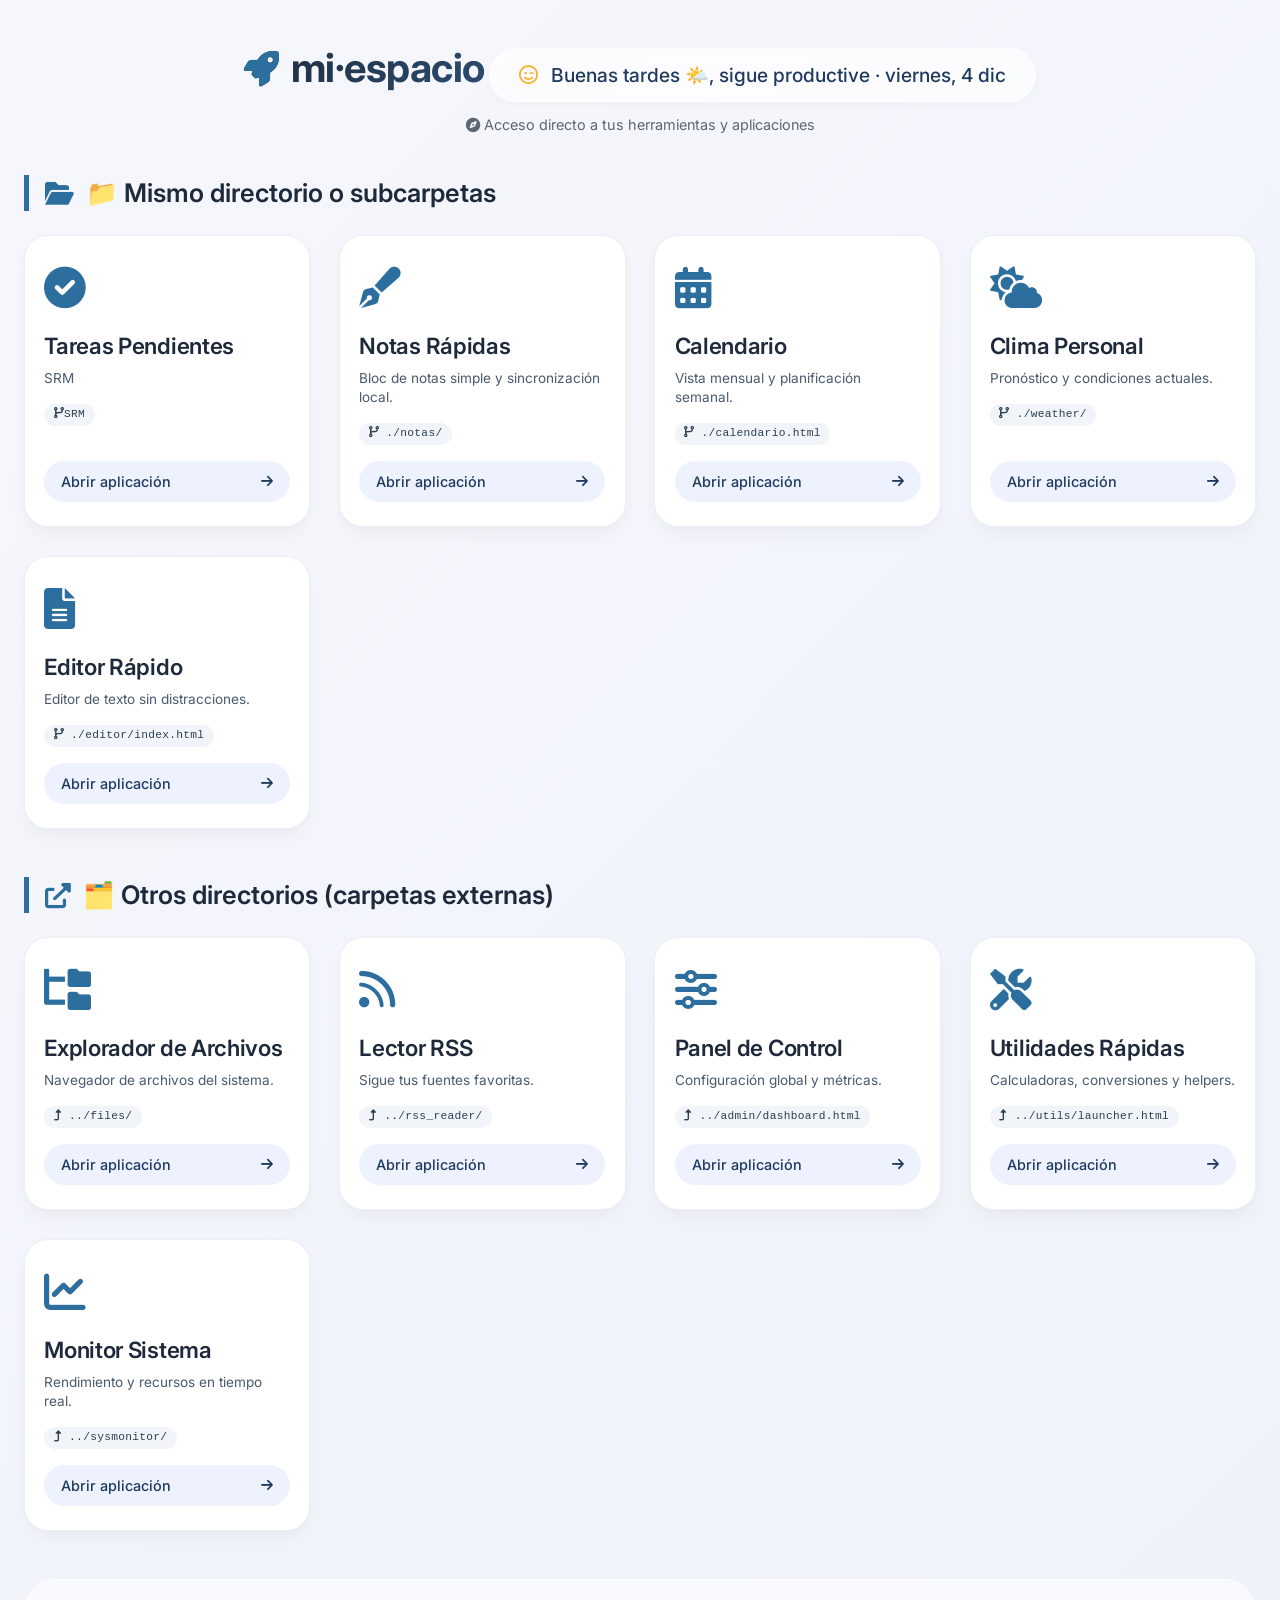
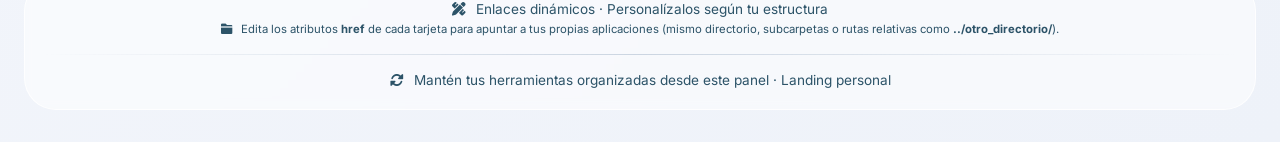
<file: index.html>
<!DOCTYPE html>
<html lang="es">
<head>
    <meta charset="UTF-8">
    <meta name="viewport" content="width=device-width, initial-scale=1.0, viewport-fit=cover">
    <title>Mi Panel Personal · Acceso rápido a aplicaciones</title>
    <!-- Fuente moderna e íconos -->
    <link href="https://fonts.googleapis.com/css2?family=Inter:opsz,wght@14..32,300;14..32,400;14..32,500;14..32,600;14..32,700&display=swap" rel="stylesheet">
    <link rel="stylesheet" href="https://cdnjs.cloudflare.com/ajax/libs/font-awesome/6.0.0-beta3/css/all.min.css">
    <style>
        * {
            margin: 0;
            padding: 0;
            box-sizing: border-box;
        }

        body {
            font-family: 'Inter', sans-serif;
            background: linear-gradient(135deg, #f5f7fc 0%, #eef2f9 100%);
            color: #1e293b;
            line-height: 1.4;
            padding: 2rem 1.5rem;
            min-height: 100vh;
        }

        .container {
            max-width: 1280px;
            margin: 0 auto;
        }

        /* Encabezado principal */
        .header {
            margin-bottom: 2.5rem;
            text-align: center;
        }

        .header h1 {
            font-size: 2.5rem;
            font-weight: 700;
            background: linear-gradient(120deg, #1e2b3c, #2c4c6e);
            background-clip: text;
            -webkit-background-clip: text;
            color: transparent;
            letter-spacing: -0.5px;
            display: inline-flex;
            align-items: center;
            gap: 12px;
        }

        .header h1 i {
            background: none;
            color: #2c6e9e;
            font-size: 2.2rem;
        }

        .greeting-card {
            background: rgba(255,255,255,0.7);
            backdrop-filter: blur(6px);
            border-radius: 2rem;
            padding: 0.8rem 1.8rem;
            display: inline-block;
            margin-top: 1rem;
            font-weight: 500;
            box-shadow: 0 4px 10px rgba(0,0,0,0.02);
            border: 1px solid rgba(255,255,255,0.6);
        }

        .greeting-card p {
            font-size: 1.2rem;
            color: #1e3a5f;
        }

        .greeting-card i {
            margin-right: 8px;
            color: #f7b32b;
        }

        /* secciones de aplicaciones */
        .apps-section {
            margin-bottom: 3rem;
        }

        .section-title {
            font-size: 1.6rem;
            font-weight: 600;
            margin-bottom: 1.5rem;
            display: flex;
            align-items: center;
            gap: 12px;
            border-left: 5px solid #2c6e9e;
            padding-left: 1rem;
        }

        .section-title i {
            font-size: 1.6rem;
            color: #2c6e9e;
        }

        .grid-cards {
            display: grid;
            grid-template-columns: repeat(auto-fill, minmax(280px, 1fr));
            gap: 1.8rem;
        }

        /* Tarjeta individual */
        .app-card {
            background: #ffffff;
            border-radius: 1.5rem;
            padding: 1.4rem 1.2rem 1.5rem 1.2rem;
            transition: all 0.25s ease-in-out;
            box-shadow: 0 10px 20px -5px rgba(0, 0, 0, 0.05), 0 0 0 1px rgba(0,0,0,0.01);
            border: 1px solid rgba(226, 232, 240, 0.6);
            display: flex;
            flex-direction: column;
        }

        .app-card:hover {
            transform: translateY(-6px);
            box-shadow: 0 20px 30px -12px rgba(0, 0, 0, 0.12);
            border-color: #cbd5e1;
        }

        .card-icon {
            font-size: 2.6rem;
            margin-bottom: 0.8rem;
            color: #2c6e9e;
        }

        .app-card h3 {
            font-size: 1.4rem;
            font-weight: 600;
            margin-bottom: 0.5rem;
            letter-spacing: -0.3px;
        }

        .app-description {
            font-size: 0.85rem;
            color: #4a5a6e;
            margin-bottom: 1rem;
            line-height: 1.4;
        }

        .path-badge {
            background: #f1f5f9;
            font-family: monospace;
            font-size: 0.7rem;
            padding: 0.2rem 0.6rem;
            border-radius: 20px;
            color: #2c3e50;
            display: inline-block;
            margin-bottom: 1rem;
            align-self: flex-start;
            letter-spacing: 0.3px;
            word-break: break-all;
        }

        .card-link {
            margin-top: auto;
            display: inline-flex;
            align-items: center;
            justify-content: space-between;
            background: #eef2ff;
            padding: 0.6rem 1rem;
            border-radius: 2rem;
            text-decoration: none;
            font-weight: 500;
            font-size: 0.9rem;
            transition: all 0.2s;
            color: #1e3a5f;
            border: 1px solid transparent;
        }

        .card-link i {
            font-size: 0.85rem;
            transition: transform 0.2s;
        }

        .card-link:hover {
            background: #dfe9ff;
            border-color: #b9d0f0;
            color: #0f2b3f;
        }

        .card-link:hover i {
            transform: translateX(4px);
        }

        /* footer */
        .footer-note {
            margin-top: 3rem;
            text-align: center;
            padding: 1.2rem;
            background: rgba(255,255,255,0.5);
            border-radius: 2rem;
            font-size: 0.85rem;
            color: #2c5368;
            backdrop-filter: blur(4px);
            border: 1px solid rgba(255,255,255,0.8);
        }

        .footer-note i {
            margin-right: 6px;
        }

        hr {
            margin: 1rem 0;
            border: none;
            height: 1px;
            background: linear-gradient(to right, transparent, #cbd5e1, transparent);
        }

        @media (max-width: 640px) {
            body {
                padding: 1.2rem;
            }
            .header h1 {
                font-size: 1.8rem;
            }
            .section-title {
                font-size: 1.3rem;
            }
            .grid-cards {
                gap: 1.2rem;
            }
        }
    </style>
</head>
<body>
<div class="container">
    <!-- Encabezado personal -->
    <div class="header">
        <h1>
            <i class="fas fa-rocket"></i> 
            mi·espacio
        </h1>
        <div class="greeting-card" id="greetingContainer">
            <p><i class="far fa-smile-wink"></i> <span id="dynamicGreeting">Cargando...</span></p>
        </div>
        <p style="margin-top: 0.8rem; font-size: 0.9rem; opacity: 0.7;">
            <i class="fas fa-compass"></i> Acceso directo a tus herramientas y aplicaciones
        </p>
    </div>

    <!-- SECCIÓN 1: Mismo directorio o subdirectorios (./) -->
    <div class="apps-section">
        <div class="section-title">
            <i class="fas fa-folder-open"></i>
            <span>📁 Mismo directorio o subcarpetas</span>
        </div>
        <div class="grid-cards">
            <!-- App 1: Tareas -->
            <div class="app-card">
                <div class="card-icon"><i class="fas fa-check-circle"></i></div>
                <h3>Tareas Pendientes</h3>
                <div class="app-description">SRM</div>
                <div class="path-badge"><i class="fas fa-code-branch"></i>SRM</div>
                <a href="srm.html" class="card-link">Abrir aplicación <i class="fas fa-arrow-right"></i></a>
            </div>
            <!-- App 2: Notas Rápidas -->
            <div class="app-card">
                <div class="card-icon"><i class="fas fa-pen-fancy"></i></div>
                <h3>Notas Rápidas</h3>
                <div class="app-description">Bloc de notas simple y sincronización local.</div>
                <div class="path-badge"><i class="fas fa-code-branch"></i> ./notas/</div>
                <a href="./notas/" class="card-link">Abrir aplicación <i class="fas fa-arrow-right"></i></a>
            </div>
            <!-- App 3: Calendario Personal -->
            <div class="app-card">
                <div class="card-icon"><i class="fas fa-calendar-alt"></i></div>
                <h3>Calendario</h3>
                <div class="app-description">Vista mensual y planificación semanal.</div>
                <div class="path-badge"><i class="fas fa-code-branch"></i> ./calendario.html</div>
                <a href="./calendario.html" class="card-link">Abrir aplicación <i class="fas fa-arrow-right"></i></a>
            </div>
            <!-- App 4: Clima Local -->
            <div class="app-card">
                <div class="card-icon"><i class="fas fa-cloud-sun"></i></div>
                <h3>Clima Personal</h3>
                <div class="app-description">Pronóstico y condiciones actuales.</div>
                <div class="path-badge"><i class="fas fa-code-branch"></i> ./weather/</div>
                <a href="./weather/" class="card-link">Abrir aplicación <i class="fas fa-arrow-right"></i></a>
            </div>
            <!-- App 5: Editor rápido de textos -->
            <div class="app-card">
                <div class="card-icon"><i class="fas fa-file-alt"></i></div>
                <h3>Editor Rápido</h3>
                <div class="app-description">Editor de texto sin distracciones.</div>
                <div class="path-badge"><i class="fas fa-code-branch"></i> ./editor/index.html</div>
                <a href="./editor/index.html" class="card-link">Abrir aplicación <i class="fas fa-arrow-right"></i></a>
            </div>
        </div>
    </div>

    <!-- SECCIÓN 2: Otros directorios (acceso externo, usando ../) -->
    <div class="apps-section">
        <div class="section-title">
            <i class="fas fa-external-link-alt"></i>
            <span>🗂️ Otros directorios (carpetas externas)</span>
        </div>
        <div class="grid-cards">
            <!-- App 6: Explorador de Archivos (directorio padre) -->
            <div class="app-card">
                <div class="card-icon"><i class="fas fa-folder-tree"></i></div>
                <h3>Explorador de Archivos</h3>
                <div class="app-description">Navegador de archivos del sistema.</div>
                <div class="path-badge"><i class="fas fa-level-up-alt"></i> ../files/</div>
                <a href="../files/" class="card-link">Abrir aplicación <i class="fas fa-arrow-right"></i></a>
            </div>
            <!-- App 7: Lector RSS personal -->
            <div class="app-card">
                <div class="card-icon"><i class="fas fa-rss"></i></div>
                <h3>Lector RSS</h3>
                <div class="app-description">Sigue tus fuentes favoritas.</div>
                <div class="path-badge"><i class="fas fa-level-up-alt"></i> ../rss_reader/</div>
                <a href="../rss_reader/" class="card-link">Abrir aplicación <i class="fas fa-arrow-right"></i></a>
            </div>
            <!-- App 8: Panel de control administración -->
            <div class="app-card">
                <div class="card-icon"><i class="fas fa-sliders-h"></i></div>
                <h3>Panel de Control</h3>
                <div class="app-description">Configuración global y métricas.</div>
                <div class="path-badge"><i class="fas fa-level-up-alt"></i> ../admin/dashboard.html</div>
                <a href="../admin/dashboard.html" class="card-link">Abrir aplicación <i class="fas fa-arrow-right"></i></a>
            </div>
            <!-- App 9: Utilidades rápidas (otro nivel) -->
            <div class="app-card">
                <div class="card-icon"><i class="fas fa-tools"></i></div>
                <h3>Utilidades Rápidas</h3>
                <div class="app-description">Calculadoras, conversiones y helpers.</div>
                <div class="path-badge"><i class="fas fa-level-up-alt"></i> ../utils/launcher.html</div>
                <a href="../utils/launcher.html" class="card-link">Abrir aplicación <i class="fas fa-arrow-right"></i></a>
            </div>
            <!-- App 10: Monitor de recursos (ejemplo otro directorio) -->
            <div class="app-card">
                <div class="card-icon"><i class="fas fa-chart-line"></i></div>
                <h3>Monitor Sistema</h3>
                <div class="app-description">Rendimiento y recursos en tiempo real.</div>
                <div class="path-badge"><i class="fas fa-level-up-alt"></i> ../sysmonitor/</div>
                <a href="../sysmonitor/" class="card-link">Abrir aplicación <i class="fas fa-arrow-right"></i></a>
            </div>
        </div>
    </div>

    <!-- Nota final personalizada -->
    <div class="footer-note">
        <i class="fas fa-pen-ruler"></i> Enlaces dinámicos · Personalízalos según tu estructura 
        <br><small><i class="fas fa-folder"></i> Edita los atributos <strong>href</strong> de cada tarjeta para apuntar a tus propias aplicaciones (mismo directorio, subcarpetas o rutas relativas como <strong>../otro_directorio/</strong>).</small>
        <hr>
        <i class="fas fa-sync-alt"></i> Mantén tus herramientas organizadas desde este panel · Landing personal
    </div>
</div>

<!-- Script simple para saludo dinámico y mostrar fecha -->
<script>
    (function() {
        const greetingSpan = document.getElementById('dynamicGreeting');
        if (greetingSpan) {
            const now = new Date();
            const hour = now.getHours();
            let greetingText = '';
            if (hour < 12) greetingText = 'Buenos días 🌞, organiza tu día';
            else if (hour < 19) greetingText = 'Buenas tardes 🌤️, sigue productive';
            else greetingText = 'Buenas noches 🌙, acceso a tus apps';
            
            // opcional: agregar nombre si se quiere en localStorage, pero se mantiene simple
            greetingSpan.textContent = `${greetingText} · ${now.toLocaleDateString('es-ES', { weekday: 'long', day: 'numeric', month: 'short' })}`;
        }
    })();
</script>
</body>
</html>
</file>
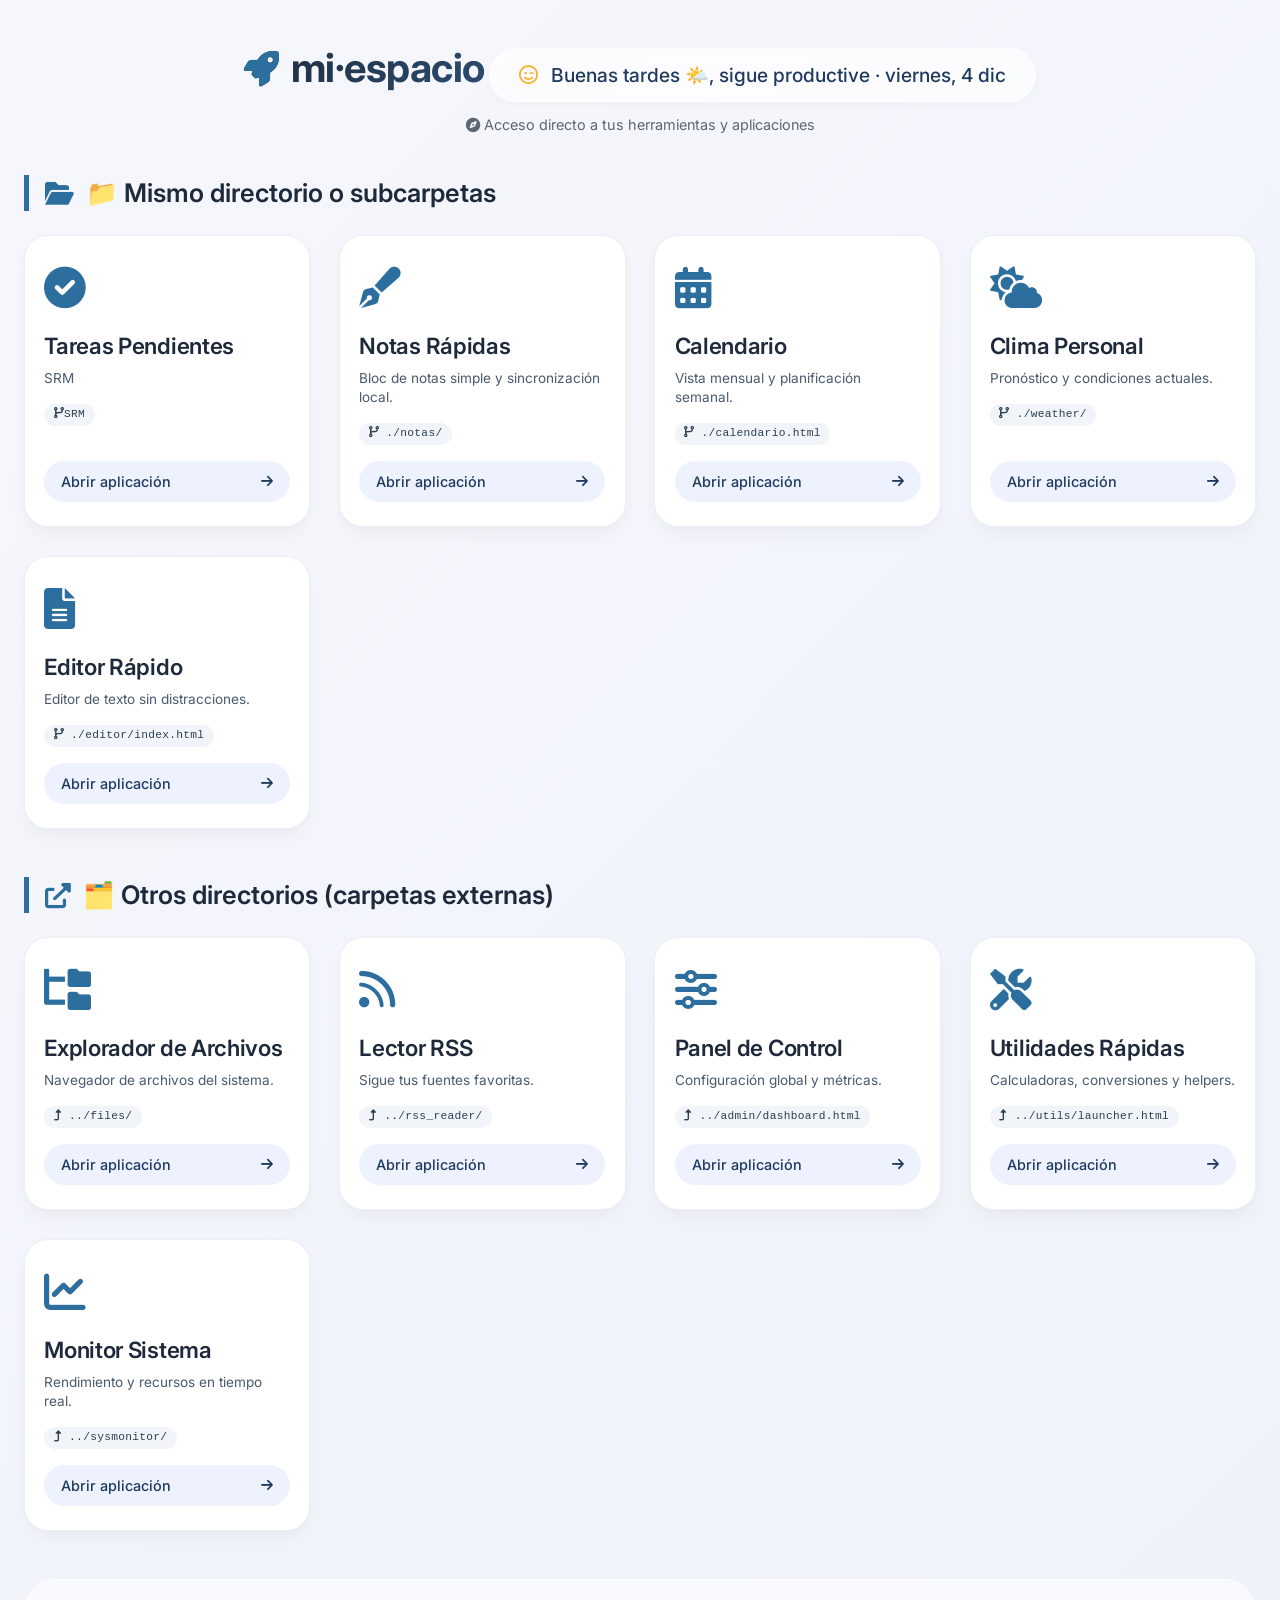
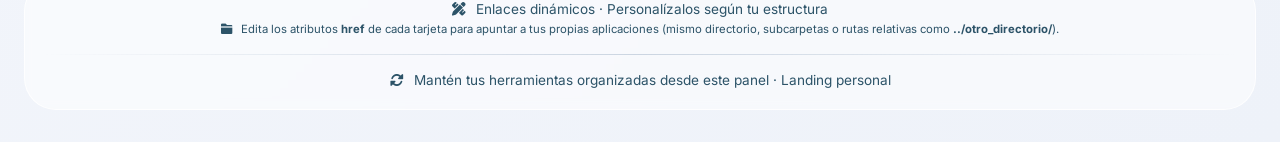
<file: index2.html>
<!DOCTYPE html>
<html lang="es">
<head>
    <meta charset="UTF-8">
    <meta name="viewport" content="width=device-width, initial-scale=1.0, viewport-fit=cover">
    <title>Mi Panel Personal · Acceso rápido a aplicaciones</title>
    <!-- Fuente moderna e íconos -->
    <link href="https://fonts.googleapis.com/css2?family=Inter:opsz,wght@14..32,300;14..32,400;14..32,500;14..32,600;14..32,700&display=swap" rel="stylesheet">
    <link rel="stylesheet" href="https://cdnjs.cloudflare.com/ajax/libs/font-awesome/6.0.0-beta3/css/all.min.css">
    <style>
        * {
            margin: 0;
            padding: 0;
            box-sizing: border-box;
        }

        body {
            font-family: 'Inter', sans-serif;
            background: linear-gradient(135deg, #f5f7fc 0%, #eef2f9 100%);
            color: #1e293b;
            line-height: 1.4;
            padding: 2rem 1.5rem;
            min-height: 100vh;
        }

        .container {
            max-width: 1280px;
            margin: 0 auto;
        }

        /* Encabezado principal */
        .header {
            margin-bottom: 2.5rem;
            text-align: center;
        }

        .header h1 {
            font-size: 2.5rem;
            font-weight: 700;
            background: linear-gradient(120deg, #1e2b3c, #2c4c6e);
            background-clip: text;
            -webkit-background-clip: text;
            color: transparent;
            letter-spacing: -0.5px;
            display: inline-flex;
            align-items: center;
            gap: 12px;
        }

        .header h1 i {
            background: none;
            color: #2c6e9e;
            font-size: 2.2rem;
        }

        .greeting-card {
            background: rgba(255,255,255,0.7);
            backdrop-filter: blur(6px);
            border-radius: 2rem;
            padding: 0.8rem 1.8rem;
            display: inline-block;
            margin-top: 1rem;
            font-weight: 500;
            box-shadow: 0 4px 10px rgba(0,0,0,0.02);
            border: 1px solid rgba(255,255,255,0.6);
        }

        .greeting-card p {
            font-size: 1.2rem;
            color: #1e3a5f;
        }

        .greeting-card i {
            margin-right: 8px;
            color: #f7b32b;
        }

        /* secciones de aplicaciones */
        .apps-section {
            margin-bottom: 3rem;
        }

        .section-title {
            font-size: 1.6rem;
            font-weight: 600;
            margin-bottom: 1.5rem;
            display: flex;
            align-items: center;
            gap: 12px;
            border-left: 5px solid #2c6e9e;
            padding-left: 1rem;
        }

        .section-title i {
            font-size: 1.6rem;
            color: #2c6e9e;
        }

        .grid-cards {
            display: grid;
            grid-template-columns: repeat(auto-fill, minmax(280px, 1fr));
            gap: 1.8rem;
        }

        /* Tarjeta individual */
        .app-card {
            background: #ffffff;
            border-radius: 1.5rem;
            padding: 1.4rem 1.2rem 1.5rem 1.2rem;
            transition: all 0.25s ease-in-out;
            box-shadow: 0 10px 20px -5px rgba(0, 0, 0, 0.05), 0 0 0 1px rgba(0,0,0,0.01);
            border: 1px solid rgba(226, 232, 240, 0.6);
            display: flex;
            flex-direction: column;
        }

        .app-card:hover {
            transform: translateY(-6px);
            box-shadow: 0 20px 30px -12px rgba(0, 0, 0, 0.12);
            border-color: #cbd5e1;
        }

        .card-icon {
            font-size: 2.6rem;
            margin-bottom: 0.8rem;
            color: #2c6e9e;
        }

        .app-card h3 {
            font-size: 1.4rem;
            font-weight: 600;
            margin-bottom: 0.5rem;
            letter-spacing: -0.3px;
        }

        .app-description {
            font-size: 0.85rem;
            color: #4a5a6e;
            margin-bottom: 1rem;
            line-height: 1.4;
        }

        .path-badge {
            background: #f1f5f9;
            font-family: monospace;
            font-size: 0.7rem;
            padding: 0.2rem 0.6rem;
            border-radius: 20px;
            color: #2c3e50;
            display: inline-block;
            margin-bottom: 1rem;
            align-self: flex-start;
            letter-spacing: 0.3px;
            word-break: break-all;
        }

        .card-link {
            margin-top: auto;
            display: inline-flex;
            align-items: center;
            justify-content: space-between;
            background: #eef2ff;
            padding: 0.6rem 1rem;
            border-radius: 2rem;
            text-decoration: none;
            font-weight: 500;
            font-size: 0.9rem;
            transition: all 0.2s;
            color: #1e3a5f;
            border: 1px solid transparent;
        }

        .card-link i {
            font-size: 0.85rem;
            transition: transform 0.2s;
        }

        .card-link:hover {
            background: #dfe9ff;
            border-color: #b9d0f0;
            color: #0f2b3f;
        }

        .card-link:hover i {
            transform: translateX(4px);
        }

        /* footer */
        .footer-note {
            margin-top: 3rem;
            text-align: center;
            padding: 1.2rem;
            background: rgba(255,255,255,0.5);
            border-radius: 2rem;
            font-size: 0.85rem;
            color: #2c5368;
            backdrop-filter: blur(4px);
            border: 1px solid rgba(255,255,255,0.8);
        }

        .footer-note i {
            margin-right: 6px;
        }

        hr {
            margin: 1rem 0;
            border: none;
            height: 1px;
            background: linear-gradient(to right, transparent, #cbd5e1, transparent);
        }

        @media (max-width: 640px) {
            body {
                padding: 1.2rem;
            }
            .header h1 {
                font-size: 1.8rem;
            }
            .section-title {
                font-size: 1.3rem;
            }
            .grid-cards {
                gap: 1.2rem;
            }
        }
    </style>
</head>
<body>
<div class="container">
    <!-- Encabezado personal -->
    <div class="header">
        <h1>
            <i class="fas fa-rocket"></i> 
            mi·espacio
        </h1>
        <div class="greeting-card" id="greetingContainer">
            <p><i class="far fa-smile-wink"></i> <span id="dynamicGreeting">Cargando...</span></p>
        </div>
        <p style="margin-top: 0.8rem; font-size: 0.9rem; opacity: 0.7;">
            <i class="fas fa-compass"></i> Acceso directo a tus herramientas y aplicaciones
        </p>
    </div>

    <!-- SECCIÓN 1: Mismo directorio o subdirectorios (./) -->
    <div class="apps-section">
        <div class="section-title">
            <i class="fas fa-folder-open"></i>
            <span>📁 Mismo directorio o subcarpetas</span>
        </div>
        <div class="grid-cards">
            <!-- App 1: Tareas -->
            <div class="app-card">
                <div class="card-icon"><i class="fas fa-check-circle"></i></div>
                <h3>Tareas Pendientes</h3>
                <div class="app-description">SRM</div>
                <div class="path-badge"><i class="fas fa-code-branch"></i>SRM</div>
                <a href="srm-refactor/index.html" class="card-link">Abrir aplicación <i class="fas fa-arrow-right"></i></a>
            </div>
            <!-- App 2: Notas Rápidas -->
            <div class="app-card">
                <div class="card-icon"><i class="fas fa-pen-fancy"></i></div>
                <h3>Notas Rápidas</h3>
                <div class="app-description">Bloc de notas simple y sincronización local.</div>
                <div class="path-badge"><i class="fas fa-code-branch"></i> ./notas/</div>
                <a href="./notas/" class="card-link">Abrir aplicación <i class="fas fa-arrow-right"></i></a>
            </div>
            <!-- App 3: Calendario Personal -->
            <div class="app-card">
                <div class="card-icon"><i class="fas fa-calendar-alt"></i></div>
                <h3>Calendario</h3>
                <div class="app-description">Vista mensual y planificación semanal.</div>
                <div class="path-badge"><i class="fas fa-code-branch"></i> ./calendario.html</div>
                <a href="./calendario.html" class="card-link">Abrir aplicación <i class="fas fa-arrow-right"></i></a>
            </div>
            <!-- App 4: Clima Local -->
            <div class="app-card">
                <div class="card-icon"><i class="fas fa-cloud-sun"></i></div>
                <h3>Clima Personal</h3>
                <div class="app-description">Pronóstico y condiciones actuales.</div>
                <div class="path-badge"><i class="fas fa-code-branch"></i> ./weather/</div>
                <a href="./weather/" class="card-link">Abrir aplicación <i class="fas fa-arrow-right"></i></a>
            </div>
            <!-- App 5: Editor rápido de textos -->
            <div class="app-card">
                <div class="card-icon"><i class="fas fa-file-alt"></i></div>
                <h3>Editor Rápido</h3>
                <div class="app-description">Editor de texto sin distracciones.</div>
                <div class="path-badge"><i class="fas fa-code-branch"></i> ./editor/index.html</div>
                <a href="./editor/index.html" class="card-link">Abrir aplicación <i class="fas fa-arrow-right"></i></a>
            </div>
        </div>
    </div>

    <!-- SECCIÓN 2: Otros directorios (acceso externo, usando ../) -->
    <div class="apps-section">
        <div class="section-title">
            <i class="fas fa-external-link-alt"></i>
            <span>🗂️ Otros directorios (carpetas externas)</span>
        </div>
        <div class="grid-cards">
            <!-- App 6: Explorador de Archivos (directorio padre) -->
            <div class="app-card">
                <div class="card-icon"><i class="fas fa-folder-tree"></i></div>
                <h3>Explorador de Archivos</h3>
                <div class="app-description">Navegador de archivos del sistema.</div>
                <div class="path-badge"><i class="fas fa-level-up-alt"></i> ../files/</div>
                <a href="../files/" class="card-link">Abrir aplicación <i class="fas fa-arrow-right"></i></a>
            </div>
            <!-- App 7: Lector RSS personal -->
            <div class="app-card">
                <div class="card-icon"><i class="fas fa-rss"></i></div>
                <h3>Lector RSS</h3>
                <div class="app-description">Sigue tus fuentes favoritas.</div>
                <div class="path-badge"><i class="fas fa-level-up-alt"></i> ../rss_reader/</div>
                <a href="../rss_reader/" class="card-link">Abrir aplicación <i class="fas fa-arrow-right"></i></a>
            </div>
            <!-- App 8: Panel de control administración -->
            <div class="app-card">
                <div class="card-icon"><i class="fas fa-sliders-h"></i></div>
                <h3>Panel de Control</h3>
                <div class="app-description">Configuración global y métricas.</div>
                <div class="path-badge"><i class="fas fa-level-up-alt"></i> ../admin/dashboard.html</div>
                <a href="../admin/dashboard.html" class="card-link">Abrir aplicación <i class="fas fa-arrow-right"></i></a>
            </div>
            <!-- App 9: Utilidades rápidas (otro nivel) -->
            <div class="app-card">
                <div class="card-icon"><i class="fas fa-tools"></i></div>
                <h3>Utilidades Rápidas</h3>
                <div class="app-description">Calculadoras, conversiones y helpers.</div>
                <div class="path-badge"><i class="fas fa-level-up-alt"></i> ../utils/launcher.html</div>
                <a href="../utils/launcher.html" class="card-link">Abrir aplicación <i class="fas fa-arrow-right"></i></a>
            </div>
            <!-- App 10: Monitor de recursos (ejemplo otro directorio) -->
            <div class="app-card">
                <div class="card-icon"><i class="fas fa-chart-line"></i></div>
                <h3>Monitor Sistema</h3>
                <div class="app-description">Rendimiento y recursos en tiempo real.</div>
                <div class="path-badge"><i class="fas fa-level-up-alt"></i> ../sysmonitor/</div>
                <a href="../sysmonitor/" class="card-link">Abrir aplicación <i class="fas fa-arrow-right"></i></a>
            </div>
        </div>
    </div>

    <!-- Nota final personalizada -->
    <div class="footer-note">
        <i class="fas fa-pen-ruler"></i> Enlaces dinámicos · Personalízalos según tu estructura 
        <br><small><i class="fas fa-folder"></i> Edita los atributos <strong>href</strong> de cada tarjeta para apuntar a tus propias aplicaciones (mismo directorio, subcarpetas o rutas relativas como <strong>../otro_directorio/</strong>).</small>
        <hr>
        <i class="fas fa-sync-alt"></i> Mantén tus herramientas organizadas desde este panel · Landing personal
    </div>
</div>

<!-- Script simple para saludo dinámico y mostrar fecha -->
<script>
    (function() {
        const greetingSpan = document.getElementById('dynamicGreeting');
        if (greetingSpan) {
            const now = new Date();
            const hour = now.getHours();
            let greetingText = '';
            if (hour < 12) greetingText = 'Buenos días 🌞, organiza tu día';
            else if (hour < 19) greetingText = 'Buenas tardes 🌤️, sigue productive';
            else greetingText = 'Buenas noches 🌙, acceso a tus apps';
            
            // opcional: agregar nombre si se quiere en localStorage, pero se mantiene simple
            greetingSpan.textContent = `${greetingText} · ${now.toLocaleDateString('es-ES', { weekday: 'long', day: 'numeric', month: 'short' })}`;
        }
    })();
</script>
</body>
</html>
</file>
